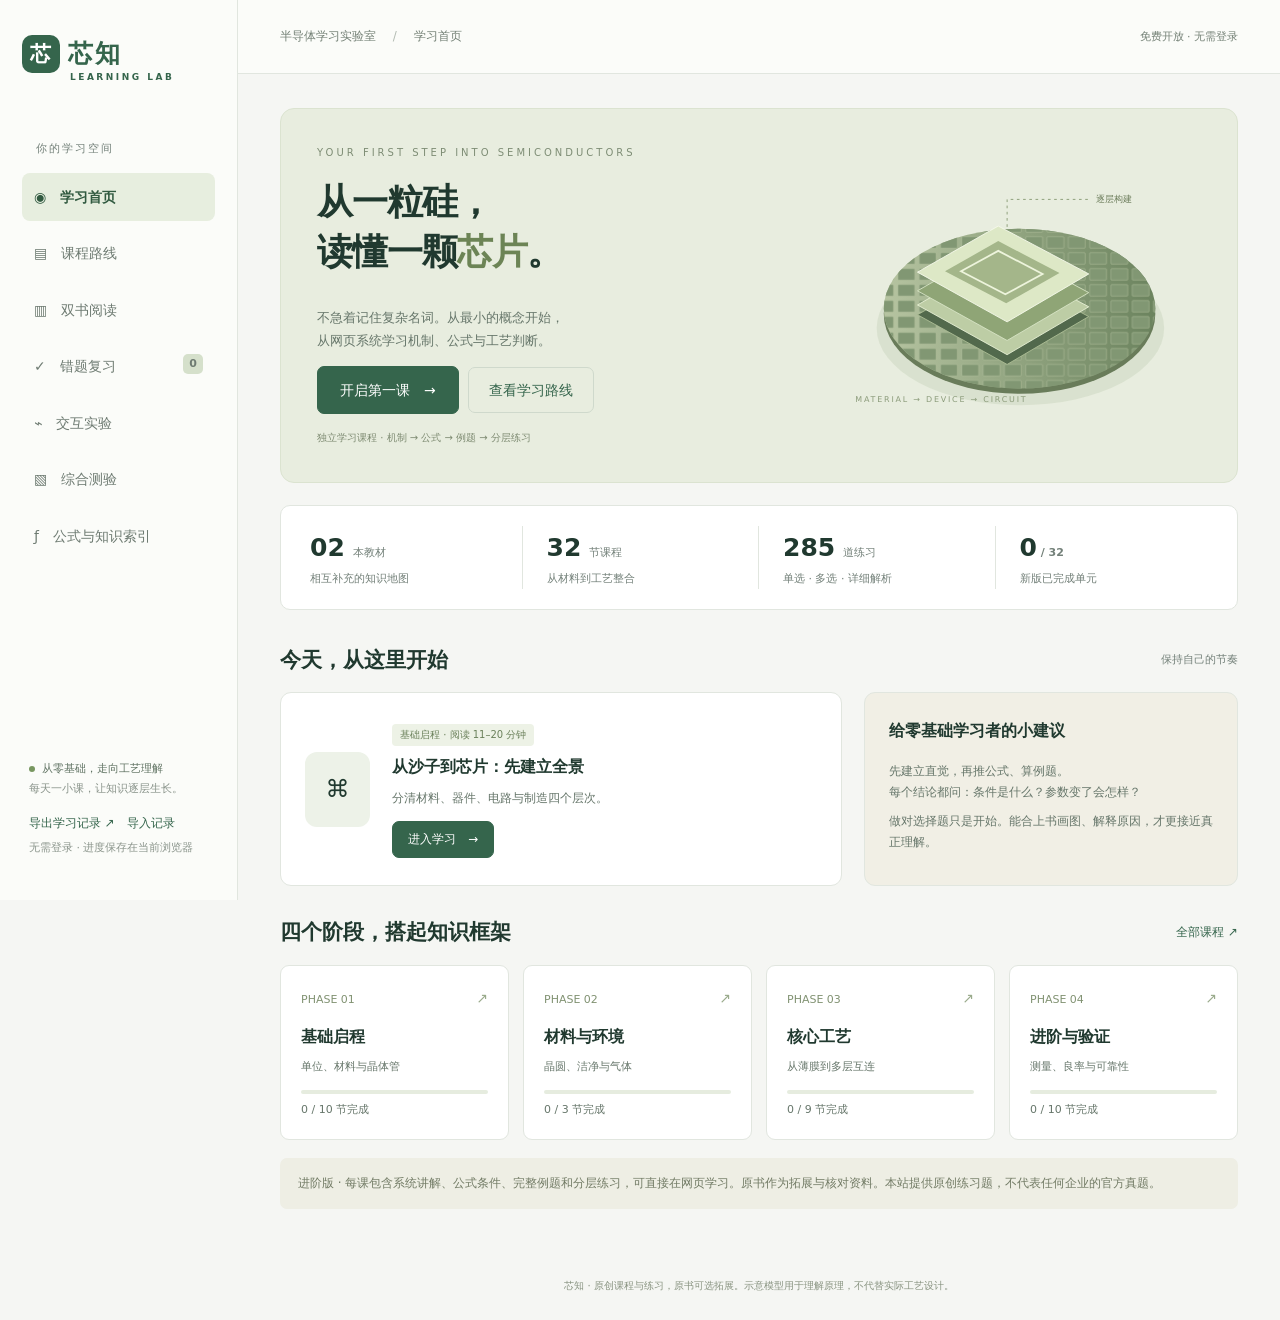
<file: index.html>
<!doctype html><html lang="zh-CN"><head><meta charset="UTF-8"><meta name="viewport" content="width=device-width,initial-scale=1"><meta name="description" content="从零学习半导体：独立学习课程、物理与工艺推导、分层选择题与综合测验。"><title>芯知 · 半导体学习实验室</title><link rel="stylesheet" href="style.css"><link rel="stylesheet" href="study-v2.css"></head><body><aside><a class="brand" href="#home"><span class="logo">芯</span> 芯知 <small>LEARNING LAB</small></a><div class="aside-label">你的学习空间</div><nav><button data-view="home">◉　学习首页</button><button data-view="path">▤　课程路线</button><button data-view="books">▥　双书阅读</button><button data-view="review">✓　错题复习 <b id="wrongCount">0</b></button><button data-view="lab">⌁　交互实验</button></nav><div class="aside-bottom"><span class="live-dot"></span> 从零基础，走向工艺理解<p>每天一小课，让知识逐层生长。</p><button id="export" class="textbtn">导出学习记录 ↗</button><label class="textbtn import">导入记录 <input id="import" type="file" accept="application/json" hidden></label><p id="storageNote">无需登录 · 进度保存在当前浏览器</p></div></aside><div class="shell"><header><span>半导体学习实验室 <i>/</i> <span id="crumb">学习首页</span></span><span class="header-tag">免费开放 · 无需登录</span></header><main id="app"></main><footer>芯知 · 原创课程与练习，原书可选拓展。示意模型用于理解原理，不代替实际工艺设计。</footer></div><div id="toast" role="status"></div><script src="data.js"></script><script src="app.js"></script><script src="study-v2.js"></script><script src="diagrams.js"></script></body></html>
</file>
<file: style.css>
@charset "UTF-8";
:root{--bg:#f5f6f3;--paper:#fff;--ink:#20392f;--muted:#738079;--line:#e1e6df;--green:#35654c;--lime:#d9edbe;--orange:#b67f41}*{box-sizing:border-box}body{margin:0;background:var(--bg);color:var(--ink);font-family:Inter,"Microsoft YaHei",system-ui,sans-serif;font-size:14px;line-height:1.75}button,input,select{font:inherit}button,a,label{ -webkit-tap-highlight-color:transparent}button{cursor:pointer}button:focus-visible,a:focus-visible,input:focus-visible,summary:focus-visible{outline:3px solid #c79753;outline-offset:3px}a{color:var(--green)}aside{width:238px;position:fixed;inset:0 auto 0 0;border-right:1px solid var(--line);padding:32px 22px;background:#fbfcf9;display:flex;flex-direction:column}.brand{text-decoration:none;font-size:25px;letter-spacing:2px;font-weight:750;display:flex;align-items:center;gap:8px;flex-wrap:wrap}.brand small{font-size:9px;letter-spacing:2.5px;margin-left:48px;margin-top:-14px}.logo{display:inline-grid;place-items:center;background:var(--green);color:white;width:38px;height:38px;border-radius:10px;font-size:21px}.aside-label{margin:53px 14px 15px;color:var(--muted);font-size:11px;letter-spacing:2px}nav{display:grid;gap:8px}nav button{text-align:left;border:0;background:transparent;padding:12px;border-radius:8px;color:#6e7b72}nav button.active{background:#e7eedf;color:#315a40;font-weight:bold}nav b{float:right;font-size:11px;background:#d5e0cb;padding:0 6px;border-radius:5px}.aside-bottom{margin-top:auto;padding:20px 7px 0;font-size:11px;color:#607363}.aside-bottom p{color:#8a948b}.live-dot{display:inline-block;width:6px;height:6px;background:#789760;border-radius:50%;margin-right:4px}.textbtn{border:0;background:transparent;color:var(--green);padding:4px 0;font-size:12px}.import{cursor:pointer;margin-left:12px}.shell{margin-left:238px}header{height:74px;border-bottom:1px solid var(--line);display:flex;align-items:center;justify-content:space-between;padding:0 42px;font-size:12px;color:#748176;background:#fbfcf9}header i{font-style:normal;margin:0 13px;color:#b3bcb3}.header-tag{font-size:11px}main{max-width:1320px;margin:auto;padding:34px 42px 50px}h1,h2,h3,p{margin-top:0}h1{font-size:36px;letter-spacing:-1px;line-height:1.4;font-weight:650}h2{font-size:21px;font-weight:600}h3{font-size:16px}p{color:#66766a}button.primary,.primary{background:var(--green);color:white;border:1px solid var(--green);padding:11px 22px;border-radius:7px;text-decoration:none;display:inline-block}.secondary{background:white;border:1px solid #cfd9cc;color:var(--green);padding:10px 20px;border-radius:7px}.eyebrow{font-size:10px;letter-spacing:3px;color:#7e8d75;margin-bottom:15px}.hero{background:#e8eddf;border:1px solid #dbe3d0;border-radius:14px;padding:35px 36px;display:grid;grid-template-columns:1.2fr 1fr;gap:25px;overflow:hidden;position:relative}.hero p{font-size:13px;max-width:430px}.hero h1 em{font-style:normal;color:#6c8455}.hero-art{display:grid;place-items:center;min-height:245px}.hero-art svg{width:100%;max-height:280px}.hero .secondary{background:transparent;margin-left:9px}.hero small{display:block;margin-top:15px;font-size:10px;color:#7e8b72}.stats{display:grid;grid-template-columns:repeat(4,1fr);border:1px solid var(--line);border-radius:10px;background:white;margin:22px 0 32px;padding:20px 5px}.stat{padding:0 24px;border-right:1px solid var(--line)}.stat:last-child{border:0}.stat strong{font-size:25px;font-weight:600;margin-right:8px}.stat span{font-size:11px;color:var(--muted)}.stat div{font-size:11px;color:var(--muted)}.section-title{display:flex;align-items:center;justify-content:space-between;margin:28px 0 14px}.section-title h2{margin:0}.section-title span{font-size:11px;color:var(--muted)}.grid2{display:grid;grid-template-columns:1.5fr 1fr;gap:22px}.card{border:1px solid var(--line);border-radius:11px;background:white;padding:24px}.next-card{display:flex;gap:22px;align-items:center}.lesson-icon{font-size:24px;border-radius:12px;background:#edf2e8;width:65px;height:75px;display:grid;place-items:center;flex-shrink:0}.badge{display:inline-block;padding:2px 8px;background:#edf2e6;font-size:10px;border-radius:4px;color:#6a805a}.next-card h3{margin:7px 0}.next-card p{font-size:12px;margin:0 0 12px}.next-card button{padding:7px 15px;font-size:12px}.tip{background:#f1efe5}.tip p{font-size:12px;margin-bottom:8px}.road{display:grid;grid-template-columns:repeat(4,1fr);gap:14px}.phase{border:1px solid var(--line);border-radius:9px;background:white;padding:20px;text-align:left;color:var(--ink);transition:.15s}.phase:hover{transform:translateY(-3px);border-color:#9db18b}.phase .num{font-size:11px;color:#819272}.phase h3{margin:12px 0 6px}.phase p{font-size:11px;margin:0}.phase .arrow{float:right;color:#9aab8c}.progress{height:4px;background:#e6ecdf;border-radius:5px;overflow:hidden;margin:14px 0 6px}.progress div{height:100%;background:#7d9a63}.page-heading{margin-bottom:25px}.page-heading h1{font-size:29px;margin-bottom:8px}.page-heading p{font-size:13px}.toolbar{display:flex;gap:10px;flex-wrap:wrap;margin-bottom:23px}.toolbar input,.toolbar select{padding:9px 12px;border:1px solid var(--line);border-radius:6px;background:white;color:var(--ink)}.toolbar input{flex:1;min-width:180px}.course-list{display:grid;gap:10px}.course{display:flex;gap:18px;align-items:center;width:100%;text-align:left;border:1px solid var(--line);background:white;border-radius:9px;padding:17px 21px;color:var(--ink)}.course:hover{border-color:#97ad84}.course-num{color:#95a088;width:32px;font-size:18px}.course h3{margin:0 0 3px}.course p{font-size:11px;margin:0}.course .course-meta{margin-left:auto;white-space:nowrap;color:#7e8b73;font-size:11px}.lesson-layout{display:grid;grid-template-columns:minmax(0,1fr) 265px;gap:24px}.lesson-body{background:white;border:1px solid var(--line);border-radius:12px;padding:32px}.lesson-body h1{font-size:28px;margin:13px 0}.lesson-body h2{font-size:18px;margin:30px 0 10px}.lesson-body p{line-height:1.95;font-size:14px;color:#536357}.callout{background:#f0f4e9;border-left:3px solid #8ca573;padding:17px 20px;margin:23px 0}.callout.warn{background:#f6f0e6;border-color:#be9a68}.callout strong{display:block;font-size:13px;margin-bottom:5px}.callout p{font-size:13px;margin:0}.sidecard{align-self:start;position:sticky;top:20px}.sidecard p,.sidecard li{font-size:12px}.sidecard button{font-size:12px;padding:8px 12px}.reading{border-bottom:1px solid var(--line);padding:12px 0;font-size:12px}.reading b{display:block}.question{border:1px solid var(--line);padding:20px;border-radius:9px;margin:15px 0}.question legend{font-weight:600;padding:0 6px;font-size:14px}.option{display:flex;align-items:flex-start;gap:9px;background:#f6f8f3;border:1px solid transparent;border-radius:6px;padding:10px 12px;margin:7px 0;cursor:pointer;color:#526250}.option:has(input:checked){background:#e6eddc;border-color:#a7ba91}.option input{margin-top:6px;accent-color:var(--green)}.feedback{margin:14px 0 0;padding:14px;background:#edf4e7;border-radius:6px;font-size:13px}.feedback.bad{background:#fcf0e7;color:#8b5530}.feedback p{font-size:12px!important;margin:7px 0 0}.qtype{font-weight:normal;font-size:10px;color:#74866a}.quiz-summary{margin:15px 0;color:var(--green)}.bookgrid{display:grid;grid-template-columns:1fr 1fr;gap:20px}.book-cover{height:130px;background:#315b47;border-radius:8px;color:#edf2df;padding:22px;margin-bottom:15px;display:flex;flex-direction:column;justify-content:space-between}.book-cover.b{background:#7a8463}.book-cover small{font-size:9px;letter-spacing:3px}.book-cover strong{font-size:21px}.book-card p{font-size:12px}.book-card input{max-width:100%;font-size:11px}details{border-bottom:1px solid var(--line);padding:10px 0}summary{cursor:pointer;font-size:12px;display:list-item}summary span{color:#86947d;float:right;font-size:10px}.toc-section{font-size:11px;padding:5px 0 5px 15px;display:flex;gap:8px;justify-content:space-between}.toc-section button{padding:0;border:0;background:none;color:var(--green);white-space:nowrap}.chapter-mark{font-size:11px;display:block;margin:9px 0;color:#6d7d62}.chapter-mark input{accent-color:var(--green)}.note{font-size:12px;background:#eeeee4;border-radius:7px;padding:15px 18px;margin:18px 0;color:#727b65}.lab-control{width:100%;accent-color:var(--green)}.lab-value{font-size:28px;color:var(--green)}.layer{padding:9px;text-align:center;color:white}.lab-stack{max-width:430px;margin:25px auto}.lab-step{display:flex;gap:5px;flex-wrap:wrap;margin:15px 0}.lab-step button{border:1px solid var(--line);background:#fff;border-radius:5px;padding:6px 9px;font-size:11px}.lab-step .active{background:var(--green);color:white}.empty{text-align:center;padding:60px 20px}.sources a{font-size:12px}.footer-actions{display:flex;gap:10px;margin-top:26px;flex-wrap:wrap}footer{text-align:center;font-size:10px;color:#889380;padding:0 30px 25px}#toast{position:fixed;bottom:25px;left:50%;transform:translateX(-50%);background:#294c3a;color:white;padding:12px 24px;border-radius:8px;display:none;z-index:20}@media(min-width:1500px){main{padding-top:45px}.hero{padding:45px}}@media(max-width:1100px){aside{width:200px;padding:25px 14px}.shell{margin-left:200px}main{padding:26px}.hero{padding:26px}.hero h1{font-size:29px}.lesson-layout{grid-template-columns:1fr}.sidecard{position:static}.road{grid-template-columns:1fr 1fr}}@media(max-width:760px){aside{position:static;width:auto;padding:14px 18px;border-right:0;border-bottom:1px solid var(--line)}.brand{font-size:21px}.brand small{margin:0;font-size:8px}.logo{width:30px;height:30px}.aside-label,.aside-bottom{display:none}nav{display:flex;overflow:auto;gap:5px;margin-top:12px}nav button{white-space:nowrap;padding:7px;font-size:11px}nav b{margin-left:4px}.shell{margin:0}header{height:48px;padding:0 18px;font-size:10px}.header-tag{display:none}main{padding:20px 16px}.hero{grid-template-columns:1fr;gap:4px;padding:24px}.hero-art{min-height:140px}.hero-art svg{height:170px}.hero h1{font-size:30px}.stats{padding:15px 0}.stat{padding:0 9px}.stat strong{font-size:20px}.stat span{display:none}.stat div{font-size:9px}.grid2,.bookgrid{grid-template-columns:1fr}.road{gap:9px}.phase{padding:15px}.lesson-body{padding:20px}.lesson-body h1{font-size:24px}.course{gap:9px;padding:13px}.course h3{font-size:13px}.course .course-meta{font-size:9px}.question{padding:13px}.next-card{padding:19px}.section-title h2{font-size:18px}}@media print{aside,header,footer,.sidecard,button{display:none!important}.shell{margin:0}main{padding:0}.lesson-layout{display:block}.lesson-body{border:0}.question{break-inside:avoid}}
</file>
<file: study-v2.css>
.learning-meta{display:flex;gap:9px;flex-wrap:wrap;font-size:11px;color:#65795e}.learning-meta span{background:#edf2e8;border-radius:4px;padding:4px 9px}.fineprint{font-size:11px!important;color:#839079!important;margin-top:10px}.objectives{background:#eef3e7;border-radius:9px;padding:20px;margin:23px 0}.objectives ul,.callout ul{padding-left:22px;margin-bottom:0;font-size:13px}.lesson-section{scroll-margin-top:18px}.lesson-section p{font-size:15px;line-height:2.05;text-align:justify;white-space:pre-line}.formula-card{background:#f3f5ee;border:1px solid #dce3d2;border-radius:8px;padding:18px;margin:15px 0;overflow-wrap:anywhere}.formula-card>strong{font-size:13px}.math-expression{font-family:"Cambria Math",Cambria,"Microsoft YaHei",serif;font-size:19px;line-height:1.8;padding:16px 0;color:#274f39;white-space:pre-wrap;overflow-wrap:anywhere}.formula-card p{font-size:12px!important;line-height:1.8!important;margin-bottom:7px}.worked-example{border:1px solid #dce2d5;border-radius:9px;padding:22px;margin:18px 0}.worked-example h3{margin-top:10px}.worked-example p{font-size:14px!important}.worked-example details{border:0;padding:5px 0}.worked-example summary{color:#45653d;font-weight:600}.worked-example li{margin:10px 0;color:#536450;line-height:1.9;font-size:13px}.answer-box{background:#eaf1e0;padding:14px;border-radius:6px;font-size:13px}.level-tag{display:inline-block;background:#edf0e5;color:#62794b;font-size:10px;padding:2px 6px;border-radius:3px;margin-right:5px;vertical-align:middle}.toc-nav{display:flex;flex-direction:column;gap:4px;margin:0}.toc-nav a{font-size:11px;text-decoration:none;padding:4px 0;line-height:1.65;color:#708167}.toc-nav a:hover{text-decoration:underline}.sidecard{max-height:calc(100vh - 40px);overflow-y:auto}.sidecard hr{border:0;border-top:1px solid var(--line);margin:18px 0}.lesson-sources{margin-top:30px}.lesson-sources p{font-size:12px!important}.lesson-sources a{display:block;margin:9px 0;font-size:12px;overflow-wrap:anywhere}.basic-recap{margin:20px 0}.basic-recap h3{margin-top:15px}.basic-recap p{font-size:13px!important}.exam-status{display:flex;justify-content:space-between;align-items:center;padding:15px;background:#e9efdf;border-radius:8px;font-size:12px;margin-bottom:20px}.quiz-list{margin-top:15px}#formulas,#examples,#practice,#mastery{scroll-margin-top:20px}.lesson-layout{grid-template-columns:minmax(0,1fr) 250px}.lesson-body{min-width:0}section.card{min-width:0}@media(max-width:1100px){.lesson-layout{grid-template-columns:1fr}.sidecard{position:static;max-height:none}.toc-nav{display:grid;grid-template-columns:1fr 1fr}}@media(max-width:760px){.lesson-body{padding:18px}.lesson-section p{font-size:14px;text-align:left}.formula-card{padding:14px}.math-expression{font-size:17px}.worked-example{padding:16px}.exam-status{gap:10px;align-items:flex-start}.sidecard{order:-1}.sidecard .toc-nav{max-height:150px;overflow-y:auto}.aside-bottom{display:block;margin:8px 0 0;padding:0}.aside-bottom>p:not(#storageNote),.aside-bottom>.live-dot{display:none}.aside-bottom{font-size:0}.aside-bottom .textbtn{font-size:10px}#storageNote{font-size:9px;display:inline;margin-left:12px}.brand{flex-wrap:nowrap}.brand small{letter-spacing:1.5px}.header-tag{display:none}}@media print{details{display:block}.sidecard{display:none!important}.worked-example,.formula-card{break-inside:avoid}}
.study-diagram{margin:24px 0;padding:16px;background:#f7f8f2;border:1px solid #e0e6d7;border-radius:8px}.study-diagram figcaption{font-size:11px;color:#6c7c63;line-height:1.8}.study-diagram svg{display:block}
</file>
